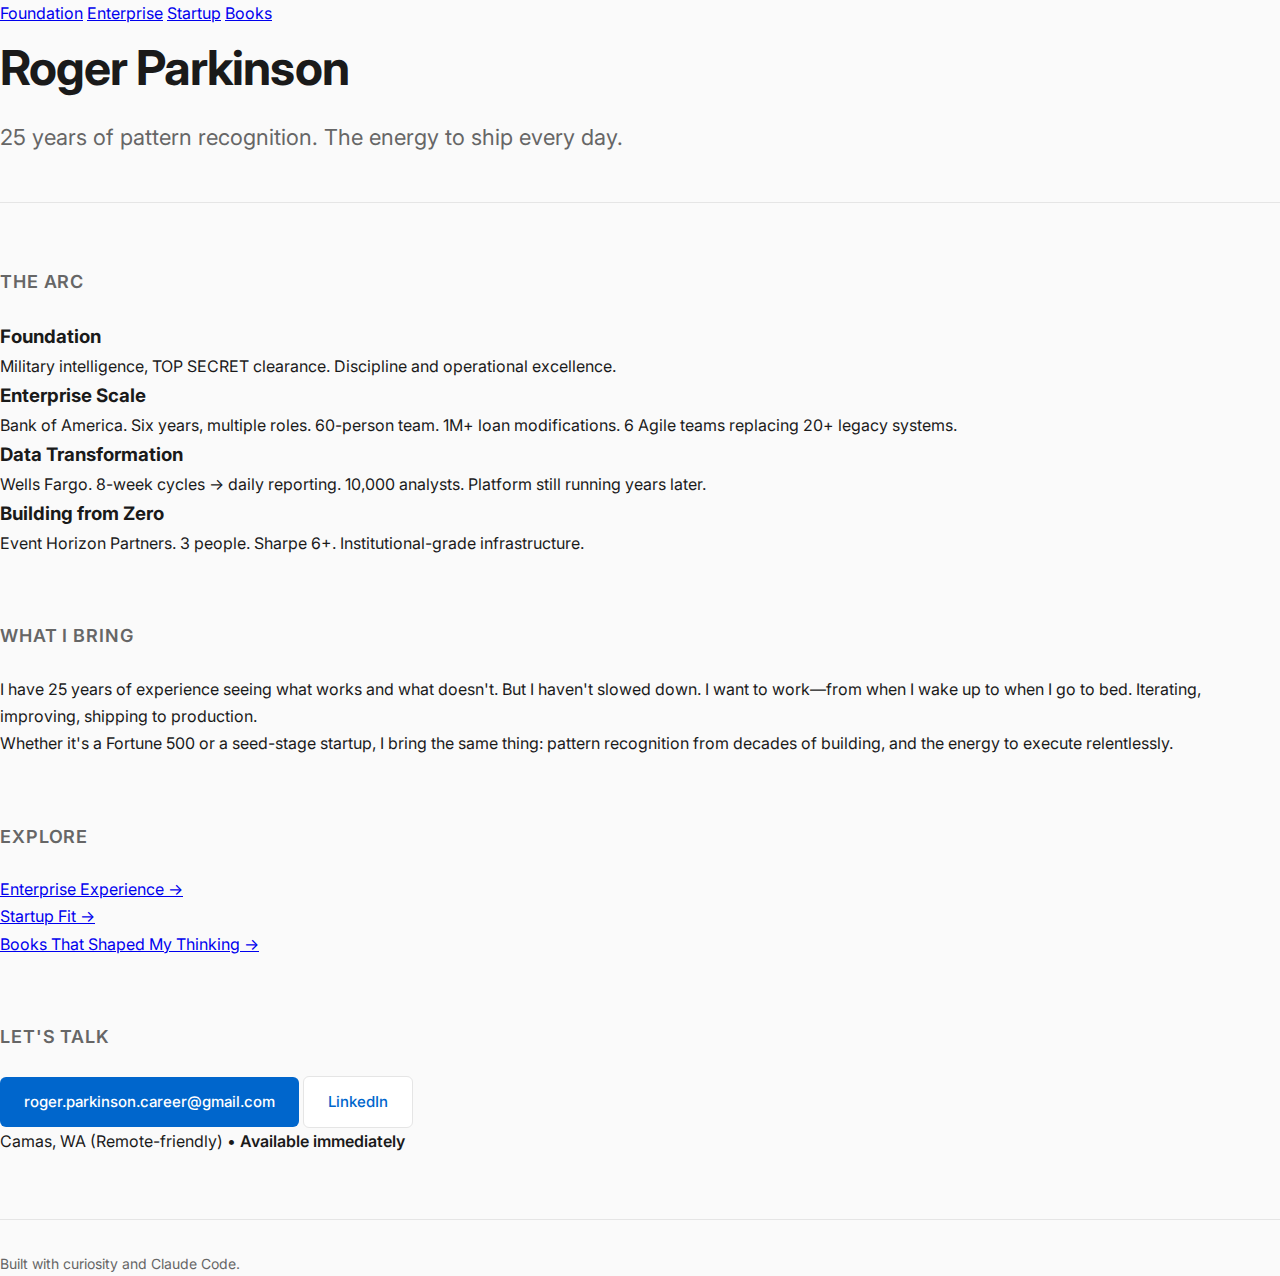
<file: index.html>
<!DOCTYPE html>
<html lang="en">
<head>
    <meta charset="UTF-8">
    <meta name="viewport" content="width=device-width, initial-scale=1.0">
    <meta name="description" content="Roger Parkinson - 25 years of pattern recognition, the energy to ship every day">
    <title>Roger Parkinson</title>
    <link rel="stylesheet" href="styles.css">
    <link rel="preconnect" href="https://fonts.googleapis.com">
    <link rel="preconnect" href="https://fonts.gstatic.com" crossorigin>
    <link href="https://fonts.googleapis.com/css2?family=Inter:wght@400;500;600;700&display=swap" rel="stylesheet">
</head>
<body>
    <nav>
        <a href="index.html" class="active">Foundation</a>
        <a href="enterprise.html">Enterprise</a>
        <a href="startup.html">Startup</a>
        <a href="books.html">Books</a>
    </nav>

    <main>
        <header class="hero">
            <h1>Roger Parkinson</h1>
            <p class="tagline">25 years of pattern recognition. The energy to ship every day.</p>
        </header>

        <section id="arc">
            <h2>The Arc</h2>
            <div class="timeline">
                <div class="beat">
                    <h3>Foundation</h3>
                    <p>Military intelligence, TOP SECRET clearance. Discipline and operational excellence.</p>
                </div>
                <div class="beat">
                    <h3>Enterprise Scale</h3>
                    <p>Bank of America. Six years, multiple roles. 60-person team. 1M+ loan modifications. 6 Agile teams replacing 20+ legacy systems.</p>
                </div>
                <div class="beat">
                    <h3>Data Transformation</h3>
                    <p>Wells Fargo. 8-week cycles &rarr; daily reporting. 10,000 analysts. Platform still running years later.</p>
                </div>
                <div class="beat">
                    <h3>Building from Zero</h3>
                    <p>Event Horizon Partners. 3 people. Sharpe 6+. Institutional-grade infrastructure.</p>
                </div>
            </div>
        </section>

        <section id="bring">
            <h2>What I Bring</h2>
            <blockquote>
                I have 25 years of experience seeing what works and what doesn't. But I haven't slowed down. I want to work&mdash;from when I wake up to when I go to bed. Iterating, improving, shipping to production.
            </blockquote>
            <p>Whether it's a Fortune 500 or a seed-stage startup, I bring the same thing: pattern recognition from decades of building, and the energy to execute relentlessly.</p>
        </section>

        <section id="explore">
            <h2>Explore</h2>
            <ul class="nav-links">
                <li><a href="enterprise.html">Enterprise Experience &rarr;</a></li>
                <li><a href="startup.html">Startup Fit &rarr;</a></li>
                <li><a href="books.html">Books That Shaped My Thinking &rarr;</a></li>
            </ul>
        </section>

        <section id="contact">
            <h2>Let's Talk</h2>
            <div class="contact-info">
                <a href="mailto:roger.parkinson.career@gmail.com" class="contact-link email">roger.parkinson.career@gmail.com</a>
                <a href="https://linkedin.com/in/rogerparkinson" class="contact-link linkedin" target="_blank" rel="noopener">LinkedIn</a>
            </div>
            <p class="location">Camas, WA (Remote-friendly) &bull; <strong>Available immediately</strong></p>
        </section>
    </main>

    <footer>
        <p>Built with curiosity and Claude Code. <!-- v1.1 deployed 2026-01-17 --></p>
    </footer>
</body>
</html>
</file>
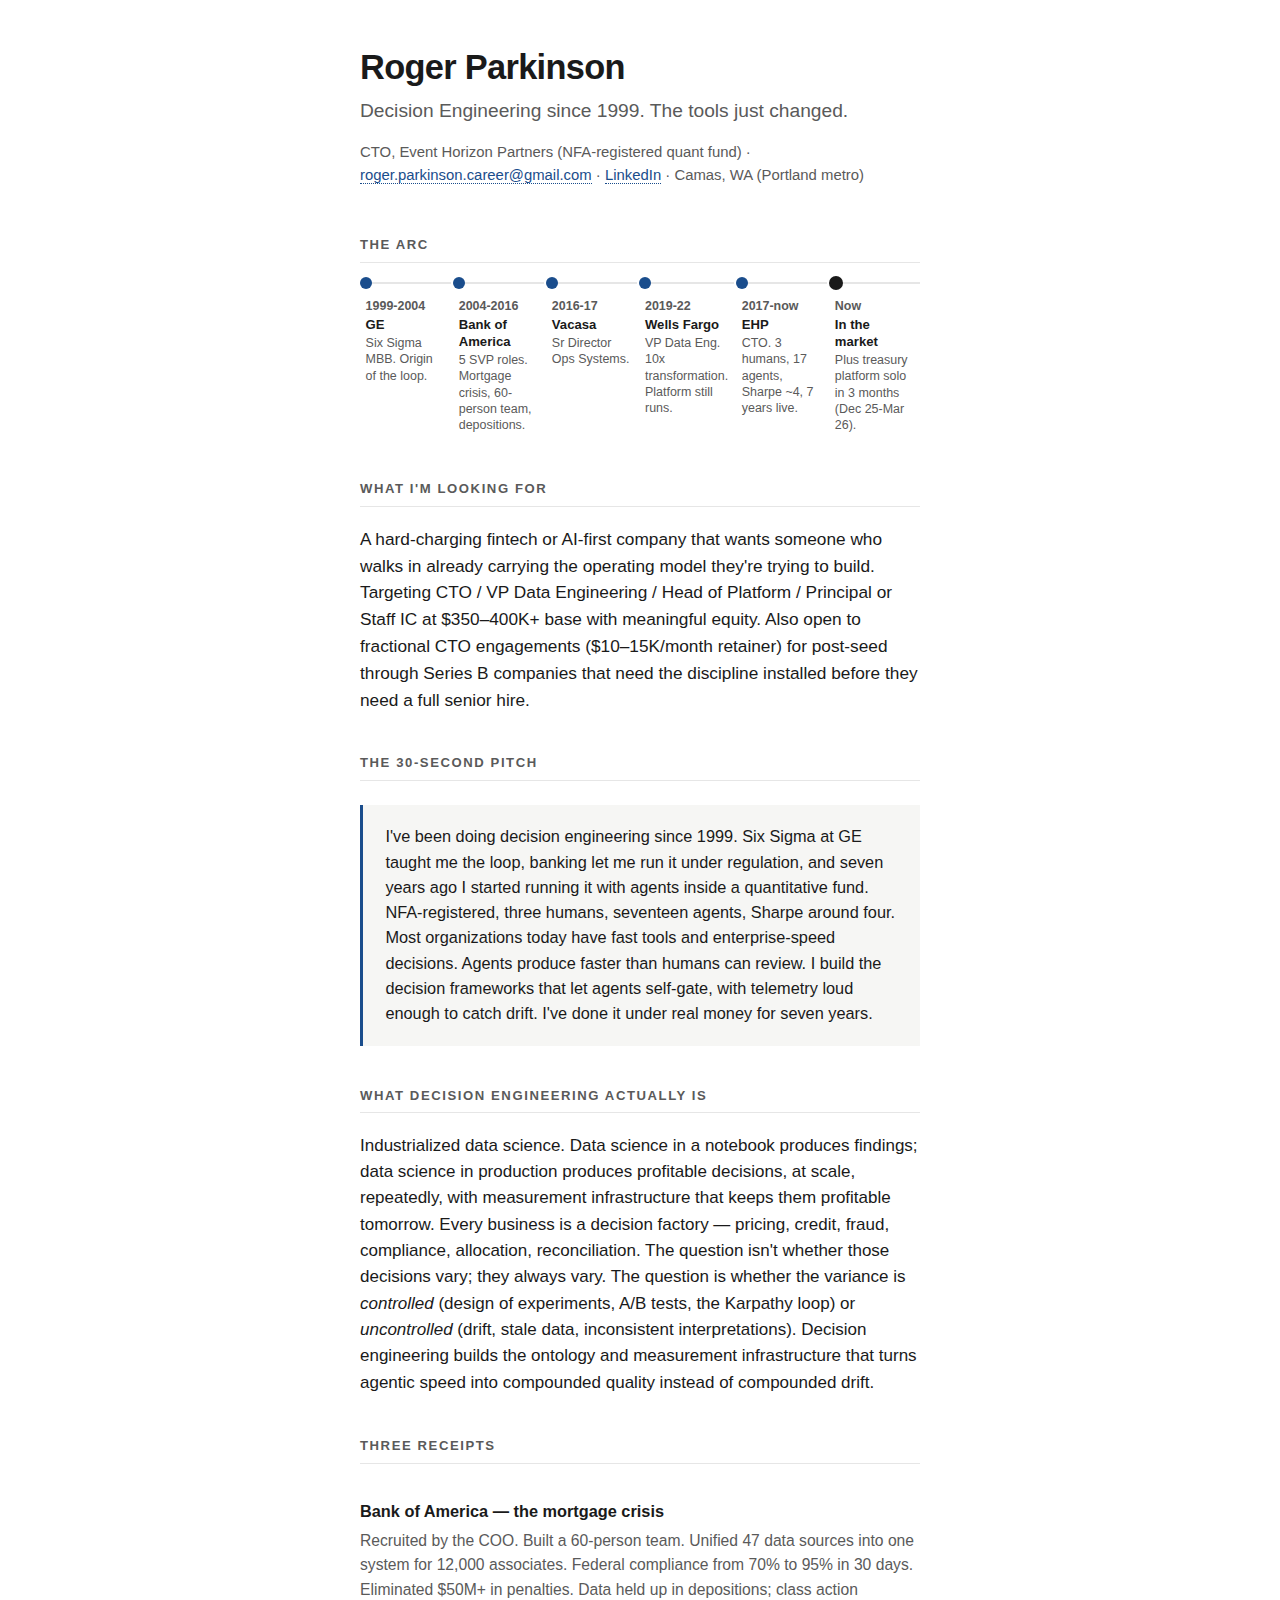
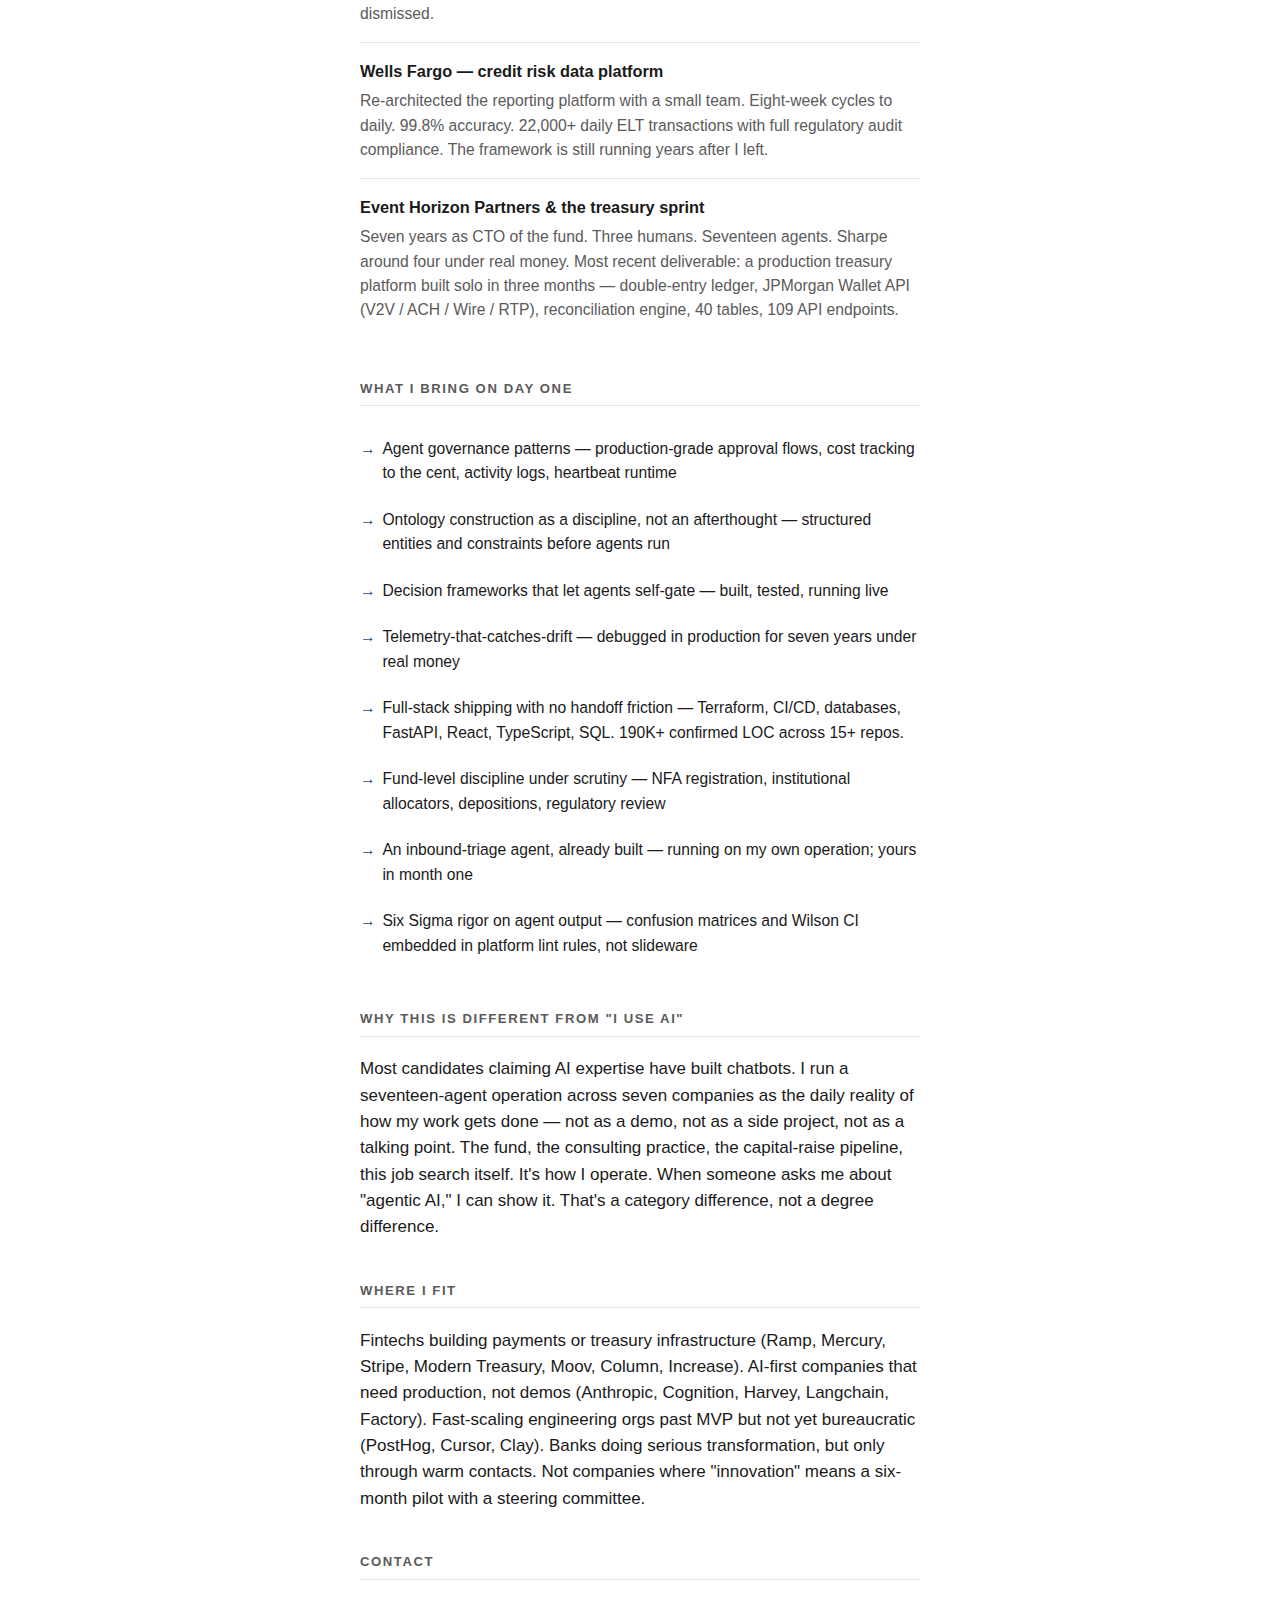
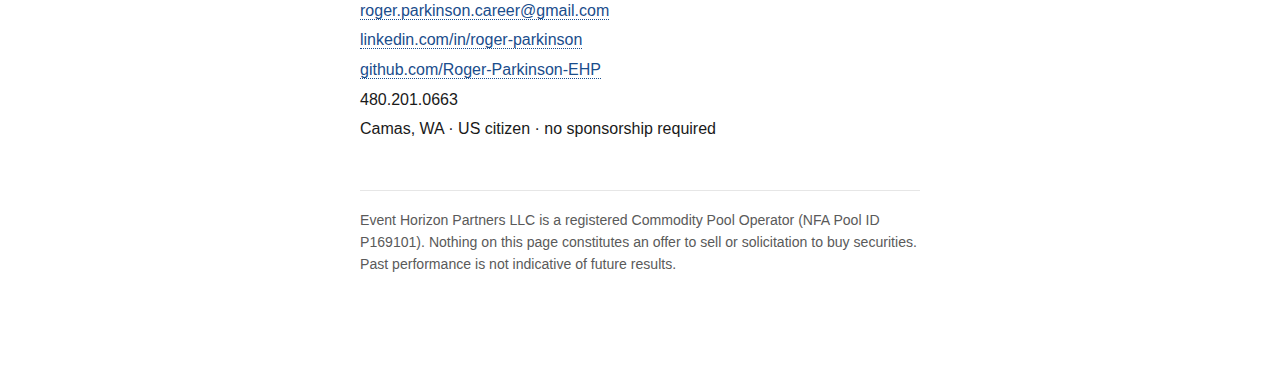
<file: bio/index.html>
<!DOCTYPE html>
<html lang="en">
<head>
<meta charset="utf-8">
<meta name="viewport" content="width=device-width, initial-scale=1">
<title>Roger Parkinson — Decision Engineering since 1999</title>
<meta name="description" content="CTO, Event Horizon Partners (quant fund, 3 humans, 17 agents, Sharpe ~4). 25 years of financial-services infrastructure. In the market for CTO / VP Data Engineering / Head of Platform / Principal IC roles, plus fractional engagements.">
<meta property="og:title" content="Roger Parkinson — Decision Engineering since 1999">
<meta property="og:description" content="CTO, Event Horizon Partners. 3 humans, 17 agents, Sharpe ~4. In the market.">
<meta property="og:type" content="profile">
<style>
  :root {
    --bg: #ffffff;
    --fg: #1a1a1a;
    --muted: #5a5a5a;
    --rule: #e6e6e6;
    --accent: #1a4d8c;
    --code-bg: #f6f6f4;
  }
  @media (prefers-color-scheme: dark) {
    :root {
      --bg: #0f0f0f;
      --fg: #e8e8e6;
      --muted: #9a9a96;
      --rule: #2a2a28;
      --accent: #6ea0d6;
      --code-bg: #1a1a18;
    }
  }
  * { box-sizing: border-box; }
  html { scroll-behavior: smooth; }
  body {
    font-family: -apple-system, BlinkMacSystemFont, "Segoe UI", "Helvetica Neue", Helvetica, Arial, sans-serif;
    background: var(--bg);
    color: var(--fg);
    line-height: 1.55;
    margin: 0;
    padding: 0;
    -webkit-font-smoothing: antialiased;
    font-size: 17px;
  }
  main {
    max-width: 38rem;
    margin: 0 auto;
    padding: 3rem 1.5rem 6rem;
  }
  header { margin-bottom: 3rem; }
  h1 {
    font-size: 2.15rem;
    letter-spacing: -0.02em;
    margin: 0 0 0.5rem;
    font-weight: 600;
    line-height: 1.15;
  }
  .tagline {
    font-size: 1.2rem;
    color: var(--muted);
    margin: 0 0 1rem;
    font-weight: 400;
  }
  .meta {
    font-size: 0.93rem;
    color: var(--muted);
    margin: 0;
  }
  .meta a { color: var(--accent); text-decoration: none; border-bottom: 1px dotted var(--accent); }
  .meta a:hover { border-bottom-style: solid; }
  section { margin: 2.5rem 0; }
  h2 {
    font-size: 0.82rem;
    text-transform: uppercase;
    letter-spacing: 0.12em;
    color: var(--muted);
    font-weight: 600;
    border-bottom: 1px solid var(--rule);
    padding-bottom: 0.4rem;
    margin: 0 0 1.2rem;
  }
  p { margin: 0 0 1rem; }
  p.lead { font-size: 1.08rem; }
  .pitch {
    padding: 1.2rem 1.4rem;
    border-left: 3px solid var(--accent);
    background: var(--code-bg);
    margin: 1.5rem 0;
    font-size: 1.02rem;
  }
  ul.receipts { list-style: none; padding: 0; margin: 0; }
  ul.receipts li {
    padding: 1rem 0;
    border-bottom: 1px solid var(--rule);
  }
  ul.receipts li:last-child { border-bottom: none; }
  .receipt-headline {
    font-weight: 600;
    margin: 0 0 0.3rem;
    font-size: 1.02rem;
  }
  .receipt-body {
    font-size: 0.98rem;
    color: var(--muted);
    margin: 0;
  }
  ul.day-one {
    list-style: none;
    padding: 0;
    margin: 0;
  }
  ul.day-one li {
    padding: 0.7rem 0 0.7rem 1.4rem;
    position: relative;
    font-size: 0.98rem;
  }
  ul.day-one li::before {
    content: "→";
    position: absolute;
    left: 0;
    color: var(--accent);
    font-weight: 600;
  }
  .contact {
    font-size: 1rem;
    margin: 1rem 0;
  }
  .contact a {
    color: var(--accent);
    text-decoration: none;
    border-bottom: 1px dotted var(--accent);
  }
  .contact a:hover { border-bottom-style: solid; }
  .contact-line { margin: 0.3rem 0; }
  .fine-print {
    font-size: 0.88rem;
    color: var(--muted);
    margin-top: 3rem;
    padding-top: 1.2rem;
    border-top: 1px solid var(--rule);
  }
  /* Timeline */
  .timeline {
    display: grid;
    grid-template-columns: repeat(6, 1fr);
    gap: 0.15rem;
    margin: 0.5rem 0 0.5rem;
    padding: 0;
    list-style: none;
  }
  .timeline li {
    position: relative;
    padding: 0.85rem 0.35rem 0.35rem;
    border-top: 2px solid var(--rule);
    font-size: 0.82rem;
    line-height: 1.3;
  }
  .timeline li::before {
    content: "";
    position: absolute;
    top: -7px;
    left: 0;
    width: 12px;
    height: 12px;
    border-radius: 50%;
    background: var(--accent);
  }
  .timeline li:last-child::before {
    background: var(--fg);
    width: 14px;
    height: 14px;
    top: -8px;
  }
  .timeline-year {
    display: block;
    color: var(--muted);
    font-variant-numeric: tabular-nums;
    font-size: 0.78rem;
    font-weight: 600;
  }
  .timeline-where {
    display: block;
    color: var(--fg);
    font-weight: 600;
    margin-top: 0.1rem;
  }
  .timeline-what {
    display: block;
    color: var(--muted);
    font-size: 0.78rem;
    margin-top: 0.15rem;
  }
  @media (max-width: 640px) {
    .timeline {
      grid-template-columns: 1fr;
      gap: 0.3rem;
    }
    .timeline li {
      border-top: none;
      border-left: 2px solid var(--rule);
      padding: 0.25rem 0.5rem 0.25rem 1rem;
    }
    .timeline li::before {
      top: 3px;
      left: -7px;
    }
  }
  @media (max-width: 500px) {
    body { font-size: 16px; }
    main { padding: 2rem 1.1rem 4rem; }
    h1 { font-size: 1.75rem; }
    .tagline { font-size: 1.05rem; }
  }
  @media print {
    body { font-size: 11pt; color: #000; background: #fff; }
    main { max-width: 100%; padding: 0.4in; }
    .pitch { background: #f0f0f0; }
    a { color: #000; border-bottom: none; }
  }
</style>
</head>
<body>
<main>

<header>
  <h1>Roger Parkinson</h1>
  <p class="tagline">Decision Engineering since 1999. The tools just changed.</p>
  <p class="meta">
    CTO, Event Horizon Partners (NFA-registered quant fund) ·
    <a href="mailto:roger.parkinson.career@gmail.com">roger.parkinson.career@gmail.com</a> ·
    <a href="https://www.linkedin.com/in/roger-parkinson">LinkedIn</a> ·
    Camas, WA (Portland metro)
  </p>
</header>

<section>
  <h2>The arc</h2>
  <ol class="timeline">
    <li>
      <span class="timeline-year">1999-2004</span>
      <span class="timeline-where">GE</span>
      <span class="timeline-what">Six Sigma MBB. Origin of the loop.</span>
    </li>
    <li>
      <span class="timeline-year">2004-2016</span>
      <span class="timeline-where">Bank of America</span>
      <span class="timeline-what">5 SVP roles. Mortgage crisis, 60-person team, depositions.</span>
    </li>
    <li>
      <span class="timeline-year">2016-17</span>
      <span class="timeline-where">Vacasa</span>
      <span class="timeline-what">Sr Director Ops Systems.</span>
    </li>
    <li>
      <span class="timeline-year">2019-22</span>
      <span class="timeline-where">Wells Fargo</span>
      <span class="timeline-what">VP Data Eng. 10x transformation. Platform still runs.</span>
    </li>
    <li>
      <span class="timeline-year">2017-now</span>
      <span class="timeline-where">EHP</span>
      <span class="timeline-what">CTO. 3 humans, 17 agents, Sharpe ~4, 7 years live.</span>
    </li>
    <li>
      <span class="timeline-year">Now</span>
      <span class="timeline-where">In the market</span>
      <span class="timeline-what">Plus treasury platform solo in 3 months (Dec 25-Mar 26).</span>
    </li>
  </ol>
</section>

<section>
  <h2>What I'm looking for</h2>
  <p class="lead">
    A hard-charging fintech or AI-first company that wants someone who walks in already carrying the operating model they're trying to build. Targeting CTO / VP Data Engineering / Head of Platform / Principal or Staff IC at $350&ndash;400K+ base with meaningful equity. Also open to fractional CTO engagements ($10&ndash;15K/month retainer) for post-seed through Series B companies that need the discipline installed before they need a full senior hire.
  </p>
</section>

<section>
  <h2>The 30-second pitch</h2>
  <div class="pitch">
    I've been doing decision engineering since 1999. Six Sigma at GE taught me the loop, banking let me run it under regulation, and seven years ago I started running it with agents inside a quantitative fund. NFA-registered, three humans, seventeen agents, Sharpe around four. Most organizations today have fast tools and enterprise-speed decisions. Agents produce faster than humans can review. I build the decision frameworks that let agents self-gate, with telemetry loud enough to catch drift. I've done it under real money for seven years.
  </div>
</section>

<section>
  <h2>What decision engineering actually is</h2>
  <p>
    Industrialized data science. Data science in a notebook produces findings; data science in production produces profitable decisions, at scale, repeatedly, with measurement infrastructure that keeps them profitable tomorrow. Every business is a decision factory &mdash; pricing, credit, fraud, compliance, allocation, reconciliation. The question isn't whether those decisions vary; they always vary. The question is whether the variance is <em>controlled</em> (design of experiments, A/B tests, the Karpathy loop) or <em>uncontrolled</em> (drift, stale data, inconsistent interpretations). Decision engineering builds the ontology and measurement infrastructure that turns agentic speed into compounded quality instead of compounded drift.
  </p>
</section>

<section>
  <h2>Three receipts</h2>
  <ul class="receipts">
    <li>
      <p class="receipt-headline">Bank of America &mdash; the mortgage crisis</p>
      <p class="receipt-body">Recruited by the COO. Built a 60-person team. Unified 47 data sources into one system for 12,000 associates. Federal compliance from 70% to 95% in 30 days. Eliminated $50M+ in penalties. Data held up in depositions; class action dismissed.</p>
    </li>
    <li>
      <p class="receipt-headline">Wells Fargo &mdash; credit risk data platform</p>
      <p class="receipt-body">Re-architected the reporting platform with a small team. Eight-week cycles to daily. 99.8% accuracy. 22,000+ daily ELT transactions with full regulatory audit compliance. The framework is still running years after I left.</p>
    </li>
    <li>
      <p class="receipt-headline">Event Horizon Partners &amp; the treasury sprint</p>
      <p class="receipt-body">Seven years as CTO of the fund. Three humans. Seventeen agents. Sharpe around four under real money. Most recent deliverable: a production treasury platform built solo in three months &mdash; double-entry ledger, JPMorgan Wallet API (V2V / ACH / Wire / RTP), reconciliation engine, 40 tables, 109 API endpoints.</p>
    </li>
  </ul>
</section>

<section>
  <h2>What I bring on day one</h2>
  <ul class="day-one">
    <li>Agent governance patterns &mdash; production-grade approval flows, cost tracking to the cent, activity logs, heartbeat runtime</li>
    <li>Ontology construction as a discipline, not an afterthought &mdash; structured entities and constraints before agents run</li>
    <li>Decision frameworks that let agents self-gate &mdash; built, tested, running live</li>
    <li>Telemetry-that-catches-drift &mdash; debugged in production for seven years under real money</li>
    <li>Full-stack shipping with no handoff friction &mdash; Terraform, CI/CD, databases, FastAPI, React, TypeScript, SQL. 190K+ confirmed LOC across 15+ repos.</li>
    <li>Fund-level discipline under scrutiny &mdash; NFA registration, institutional allocators, depositions, regulatory review</li>
    <li>An inbound-triage agent, already built &mdash; running on my own operation; yours in month one</li>
    <li>Six Sigma rigor on agent output &mdash; confusion matrices and Wilson CI embedded in platform lint rules, not slideware</li>
  </ul>
</section>

<section>
  <h2>Why this is different from "I use AI"</h2>
  <p>
    Most candidates claiming AI expertise have built chatbots. I run a seventeen-agent operation across seven companies as the daily reality of how my work gets done &mdash; not as a demo, not as a side project, not as a talking point. The fund, the consulting practice, the capital-raise pipeline, this job search itself. It's how I operate. When someone asks me about "agentic AI," I can show it. That's a category difference, not a degree difference.
  </p>
</section>

<section>
  <h2>Where I fit</h2>
  <p>
    Fintechs building payments or treasury infrastructure (Ramp, Mercury, Stripe, Modern Treasury, Moov, Column, Increase). AI-first companies that need production, not demos (Anthropic, Cognition, Harvey, Langchain, Factory). Fast-scaling engineering orgs past MVP but not yet bureaucratic (PostHog, Cursor, Clay). Banks doing serious transformation, but only through warm contacts. Not companies where "innovation" means a six-month pilot with a steering committee.
  </p>
</section>

<section>
  <h2>Contact</h2>
  <p class="contact-line contact"><a href="mailto:roger.parkinson.career@gmail.com">roger.parkinson.career@gmail.com</a></p>
  <p class="contact-line contact"><a href="https://www.linkedin.com/in/roger-parkinson">linkedin.com/in/roger-parkinson</a></p>
  <p class="contact-line contact"><a href="https://github.com/Roger-Parkinson-EHP">github.com/Roger-Parkinson-EHP</a></p>
  <p class="contact-line contact">480.201.0663</p>
  <p class="contact-line contact">Camas, WA &middot; US citizen &middot; no sponsorship required</p>
</section>

<p class="fine-print">
  Event Horizon Partners LLC is a registered Commodity Pool Operator (NFA Pool ID P169101). Nothing on this page constitutes an offer to sell or solicitation to buy securities. Past performance is not indicative of future results.
</p>

</main>
</body>
</html>
</file>
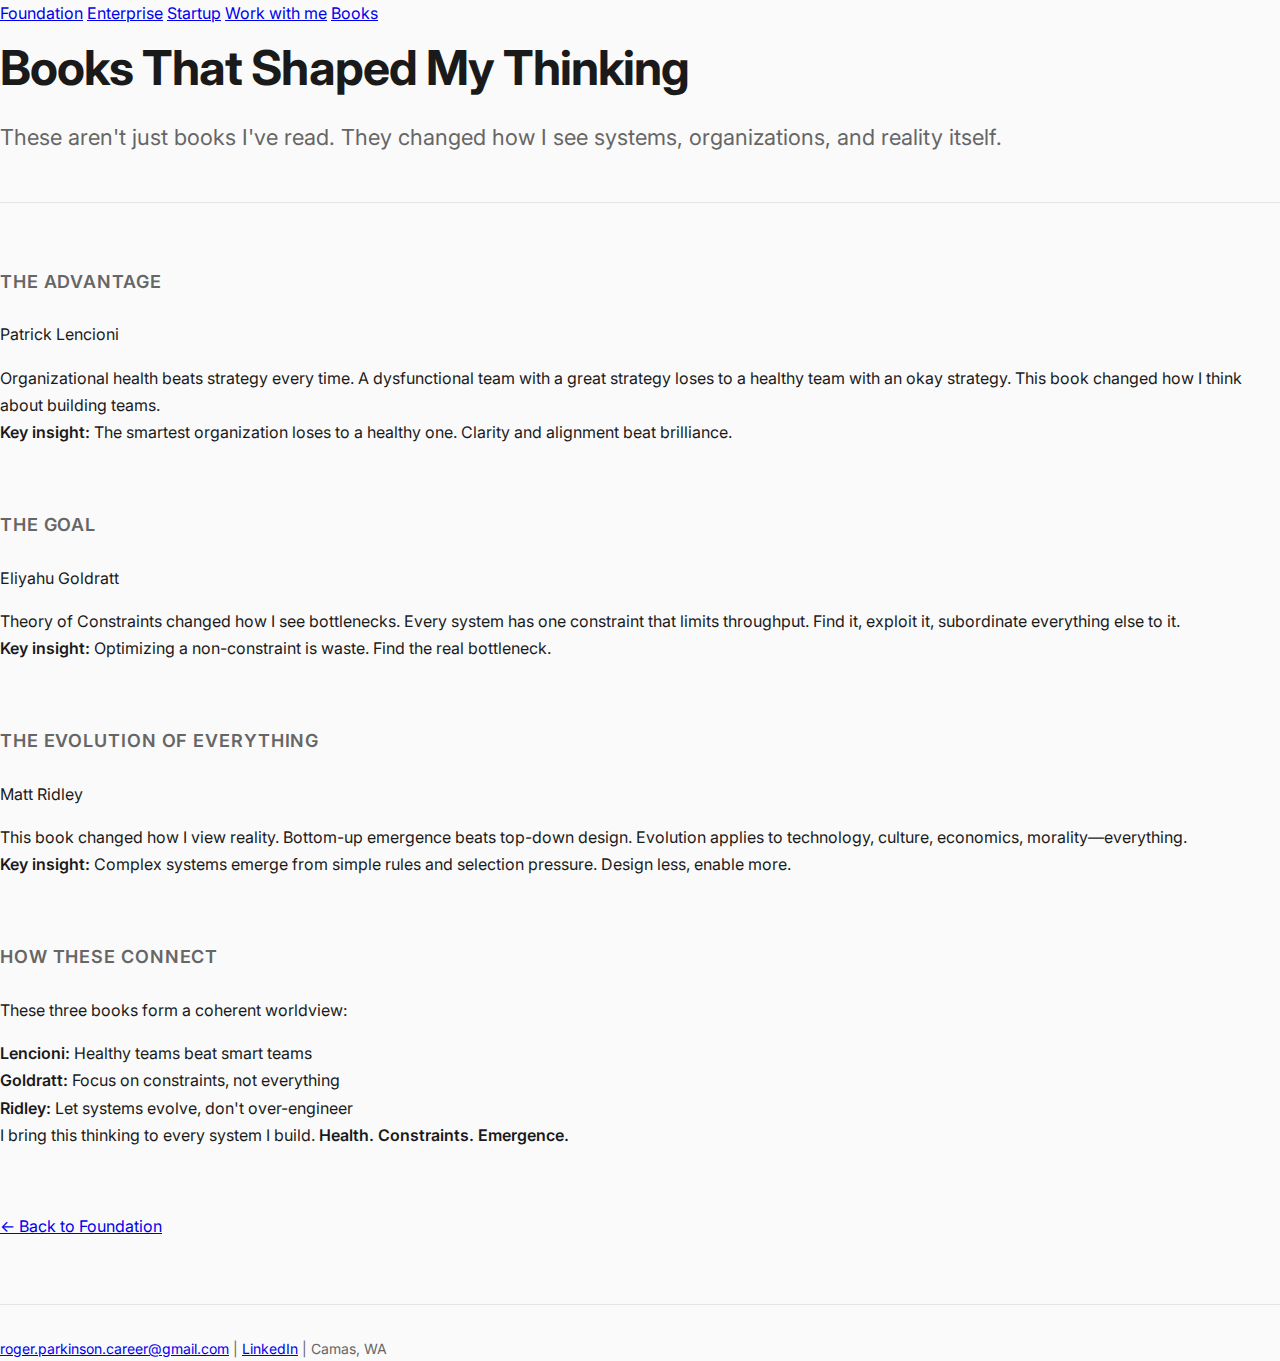
<file: books.html>
<!DOCTYPE html>
<html lang="en">
<head>
    <meta charset="UTF-8">
    <meta name="viewport" content="width=device-width, initial-scale=1.0">
    <title>Books - Roger Parkinson</title>
    <link rel="stylesheet" href="styles.css">
    <link rel="preconnect" href="https://fonts.googleapis.com">
    <link rel="preconnect" href="https://fonts.gstatic.com" crossorigin>
    <link href="https://fonts.googleapis.com/css2?family=Inter:wght@400;500;600;700&display=swap" rel="stylesheet">
</head>
<body>
    <nav>
        <a href="index.html">Foundation</a>
        <a href="enterprise.html">Enterprise</a>
        <a href="startup.html">Startup</a>
        <a href="consulting.html">Work with me</a>
        <a href="books.html" class="active">Books</a>
    </nav>

    <main>
        <header class="hero">
            <h1>Books That Shaped My Thinking</h1>
            <p class="tagline">These aren't just books I've read. They changed how I see systems, organizations, and reality itself.</p>
        </header>

        <section class="book">
            <h2>The Advantage</h2>
            <p class="author">Patrick Lencioni</p>
            <blockquote>
                Organizational health beats strategy every time. A dysfunctional team with a great strategy loses to a healthy team with an okay strategy. This book changed how I think about building teams.
            </blockquote>
            <p class="insight"><strong>Key insight:</strong> The smartest organization loses to a healthy one. Clarity and alignment beat brilliance.</p>
        </section>

        <section class="book">
            <h2>The Goal</h2>
            <p class="author">Eliyahu Goldratt</p>
            <blockquote>
                Theory of Constraints changed how I see bottlenecks. Every system has one constraint that limits throughput. Find it, exploit it, subordinate everything else to it.
            </blockquote>
            <p class="insight"><strong>Key insight:</strong> Optimizing a non-constraint is waste. Find the real bottleneck.</p>
        </section>

        <section class="book">
            <h2>The Evolution of Everything</h2>
            <p class="author">Matt Ridley</p>
            <blockquote>
                This book changed how I view reality. Bottom-up emergence beats top-down design. Evolution applies to technology, culture, economics, morality&mdash;everything.
            </blockquote>
            <p class="insight"><strong>Key insight:</strong> Complex systems emerge from simple rules and selection pressure. Design less, enable more.</p>
        </section>

        <section id="connect">
            <h2>How These Connect</h2>
            <p>These three books form a coherent worldview:</p>
            <ul>
                <li><strong>Lencioni:</strong> Healthy teams beat smart teams</li>
                <li><strong>Goldratt:</strong> Focus on constraints, not everything</li>
                <li><strong>Ridley:</strong> Let systems evolve, don't over-engineer</li>
            </ul>
            <p>I bring this thinking to every system I build. <strong>Health. Constraints. Emergence.</strong></p>
        </section>

        <section id="nav-bottom">
            <p><a href="index.html">&larr; Back to Foundation</a></p>
        </section>
    </main>

    <footer>
        <p>
            <a href="mailto:roger.parkinson.career@gmail.com">roger.parkinson.career@gmail.com</a> |
            <a href="https://linkedin.com/in/roger-parkinson">LinkedIn</a> |
            Camas, WA
        </p>
    </footer>
</body>
</html>
</file>
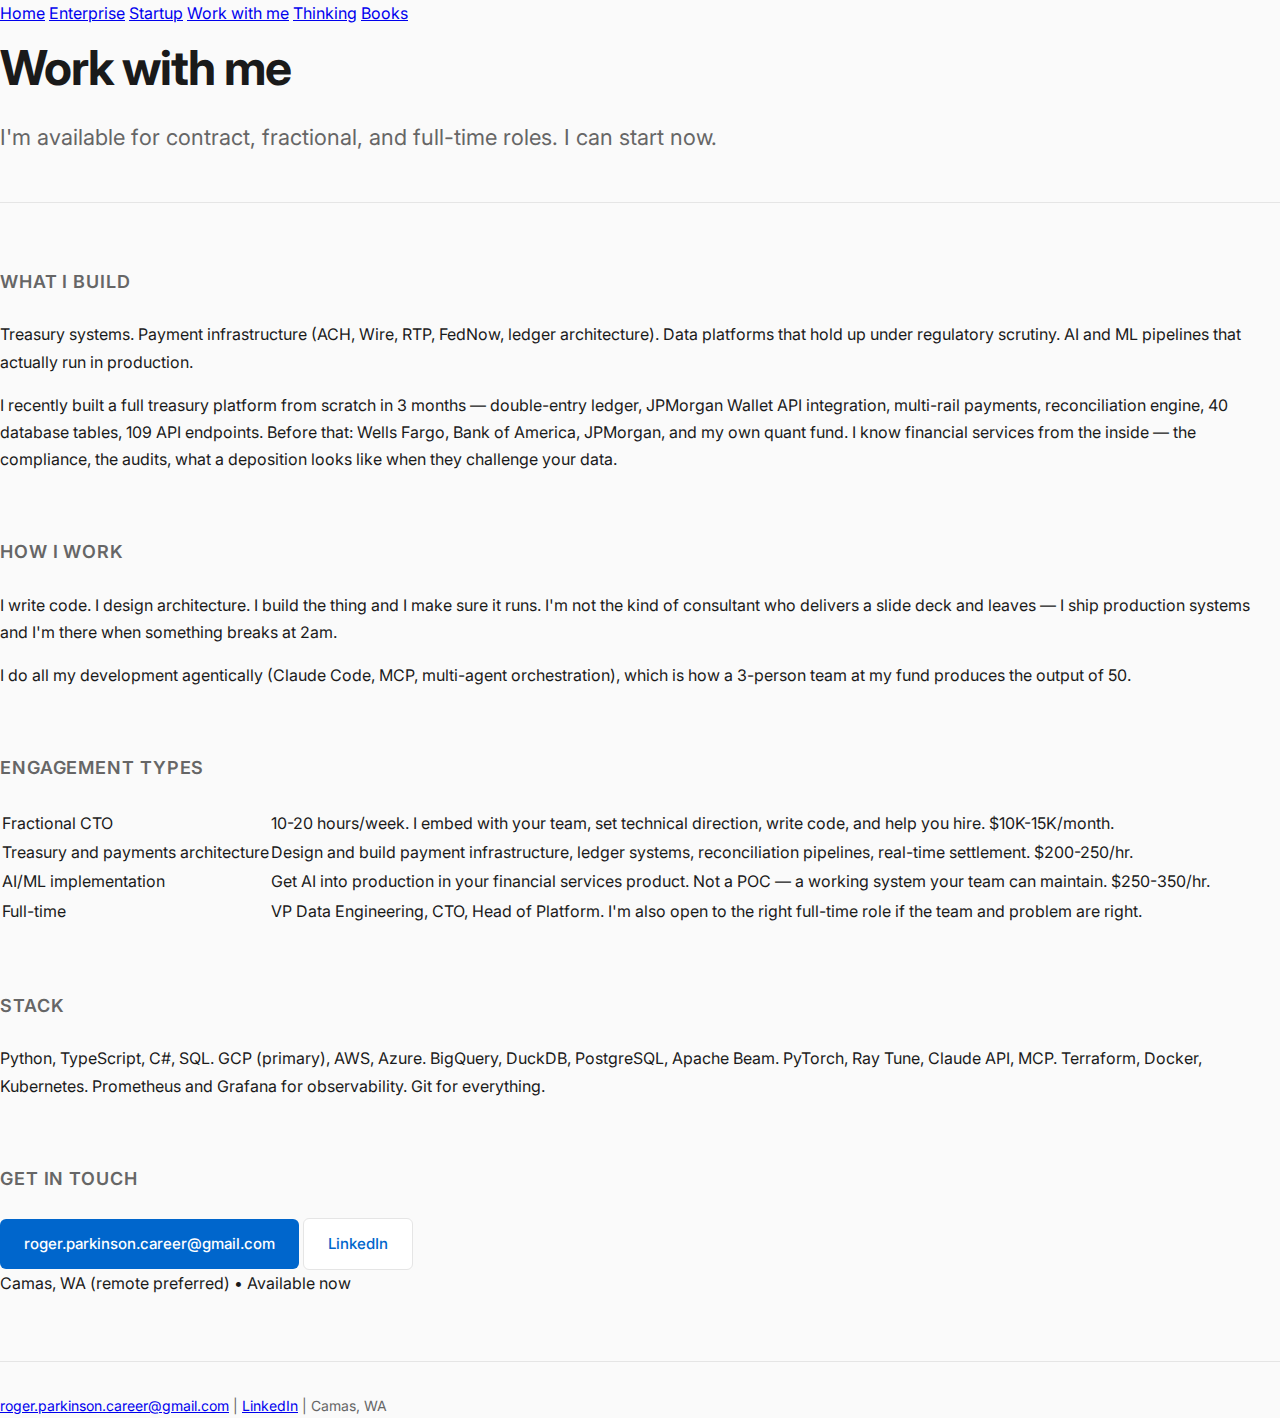
<file: consulting.html>
<!DOCTYPE html>
<html lang="en">
<head>
    <meta charset="UTF-8">
    <meta name="viewport" content="width=device-width, initial-scale=1.0">
    <meta name="description" content="Roger Parkinson — fractional CTO, treasury architecture, AI/ML implementation. $200-350/hr. Available now. Camas, WA.">
    <title>Work with me — Roger Parkinson</title>
    <link rel="stylesheet" href="styles.css">
    <link rel="preconnect" href="https://fonts.googleapis.com">
    <link rel="preconnect" href="https://fonts.gstatic.com" crossorigin>
    <link href="https://fonts.googleapis.com/css2?family=Inter:wght@400;500;600;700&display=swap" rel="stylesheet">
</head>
<body>
    <nav>
        <a href="index.html">Home</a>
        <a href="enterprise.html">Enterprise</a>
        <a href="startup.html">Startup</a>
        <a href="consulting.html" class="active">Work with me</a>
        <a href="thinking.html">Thinking</a>
        <a href="books.html">Books</a>
    </nav>

    <main>
        <header class="hero">
            <h1>Work with me</h1>
            <p class="tagline">I'm available for contract, fractional, and full-time roles. I can start now.</p>
        </header>

        <section id="what">
            <h2>What I build</h2>
            <p>Treasury systems. Payment infrastructure (ACH, Wire, RTP, FedNow, ledger architecture). Data platforms that hold up under regulatory scrutiny. AI and ML pipelines that actually run in production.</p>
            <p>I recently built a full treasury platform from scratch in 3 months — double-entry ledger, JPMorgan Wallet API integration, multi-rail payments, reconciliation engine, 40 database tables, 109 API endpoints. Before that: Wells Fargo, Bank of America, JPMorgan, and my own quant fund. I know financial services from the inside — the compliance, the audits, what a deposition looks like when they challenge your data.</p>
        </section>

        <section id="how">
            <h2>How I work</h2>
            <p>I write code. I design architecture. I build the thing and I make sure it runs. I'm not the kind of consultant who delivers a slide deck and leaves — I ship production systems and I'm there when something breaks at 2am.</p>
            <p>I do all my development agentically (Claude Code, MCP, multi-agent orchestration), which is how a 3-person team at my fund produces the output of 50.</p>
        </section>

        <section id="engagements">
            <h2>Engagement types</h2>
            <table>
                <tr>
                    <td>Fractional CTO</td>
                    <td>10-20 hours/week. I embed with your team, set technical direction, write code, and help you hire. $10K-15K/month.</td>
                </tr>
                <tr>
                    <td>Treasury and payments architecture</td>
                    <td>Design and build payment infrastructure, ledger systems, reconciliation pipelines, real-time settlement. $200-250/hr.</td>
                </tr>
                <tr>
                    <td>AI/ML implementation</td>
                    <td>Get AI into production in your financial services product. Not a POC — a working system your team can maintain. $250-350/hr.</td>
                </tr>
                <tr>
                    <td>Full-time</td>
                    <td>VP Data Engineering, CTO, Head of Platform. I'm also open to the right full-time role if the team and problem are right.</td>
                </tr>
            </table>
        </section>

        <section id="stack">
            <h2>Stack</h2>
            <p>Python, TypeScript, C#, SQL. GCP (primary), AWS, Azure. BigQuery, DuckDB, PostgreSQL, Apache Beam. PyTorch, Ray Tune, Claude API, MCP. Terraform, Docker, Kubernetes. Prometheus and Grafana for observability. Git for everything.</p>
        </section>

        <section id="contact">
            <h2>Get in touch</h2>
            <div class="contact-info">
                <a href="mailto:roger.parkinson.career@gmail.com" class="contact-link email">roger.parkinson.career@gmail.com</a>
                <a href="https://linkedin.com/in/roger-parkinson" class="contact-link linkedin" target="_blank" rel="noopener">LinkedIn</a>
            </div>
            <p class="location">Camas, WA (remote preferred) &bull; Available now</p>
        </section>
    </main>

    <footer>
        <p>
            <a href="mailto:roger.parkinson.career@gmail.com">roger.parkinson.career@gmail.com</a> |
            <a href="https://linkedin.com/in/roger-parkinson">LinkedIn</a> |
            Camas, WA
        </p>
    </footer>
</body>
</html>
</file>
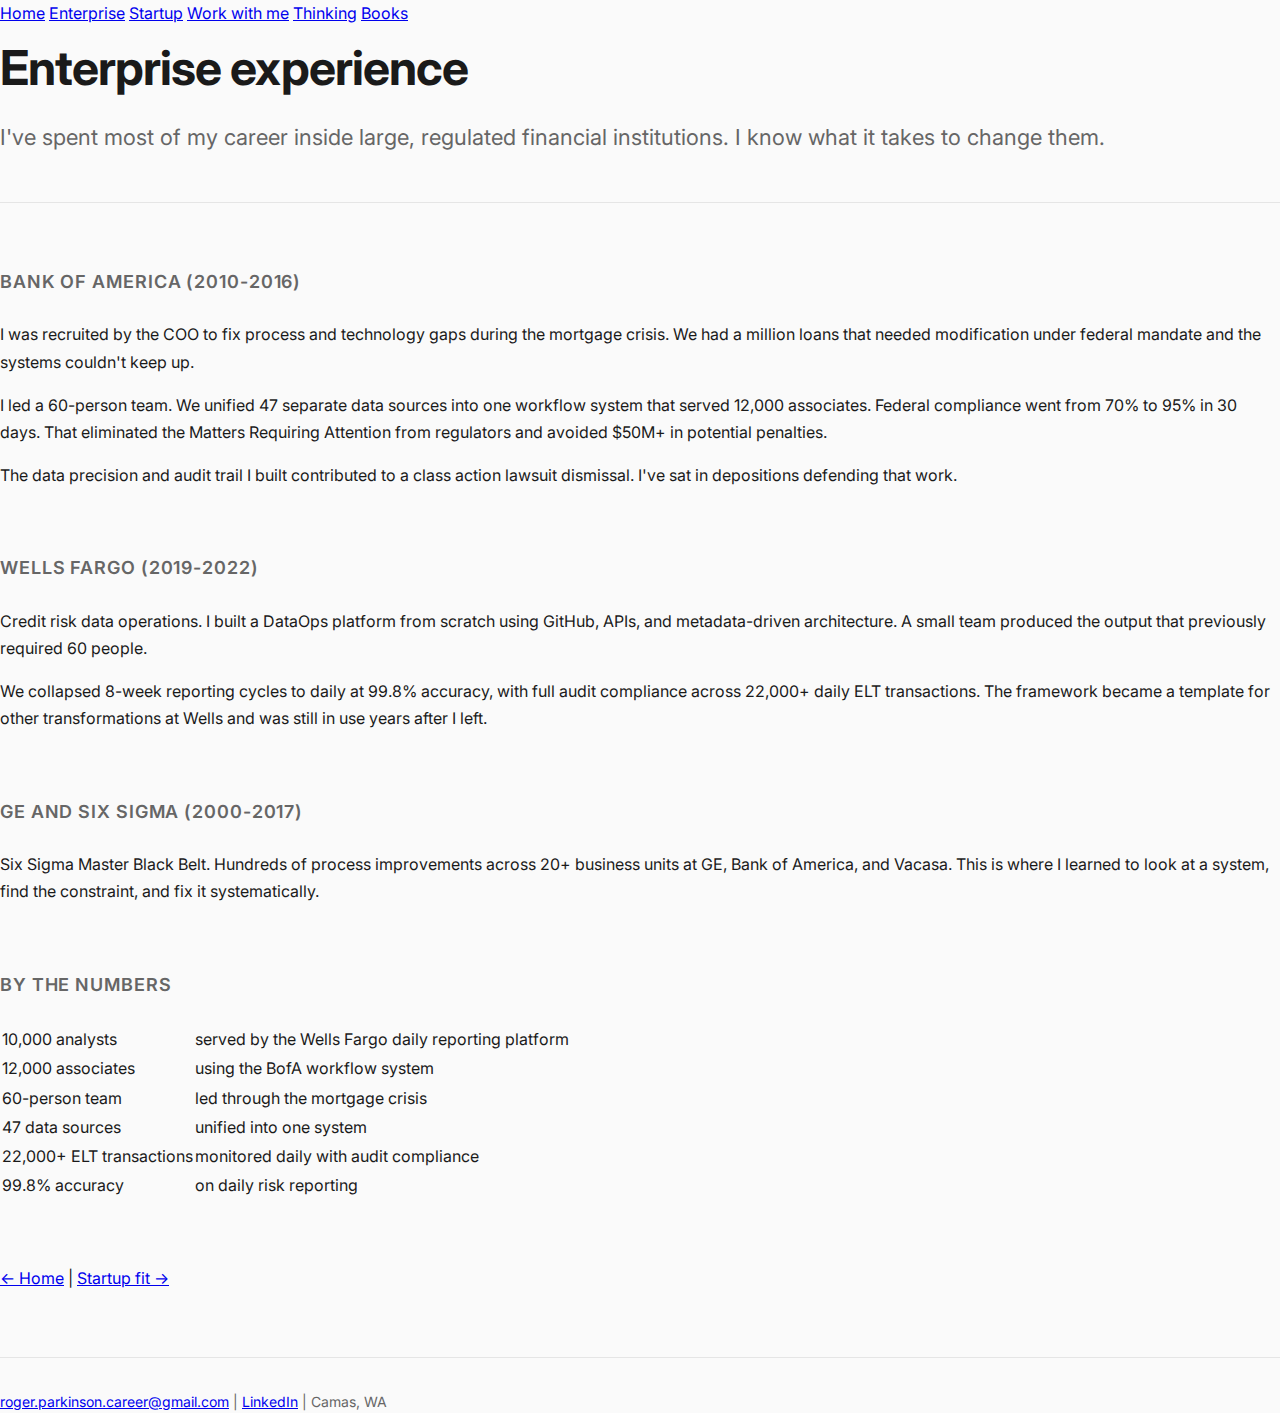
<file: enterprise.html>
<!DOCTYPE html>
<html lang="en">
<head>
    <meta charset="UTF-8">
    <meta name="viewport" content="width=device-width, initial-scale=1.0">
    <title>Enterprise experience — Roger Parkinson</title>
    <link rel="stylesheet" href="styles.css">
    <link rel="preconnect" href="https://fonts.googleapis.com">
    <link rel="preconnect" href="https://fonts.gstatic.com" crossorigin>
    <link href="https://fonts.googleapis.com/css2?family=Inter:wght@400;500;600;700&display=swap" rel="stylesheet">
</head>
<body>
    <nav>
        <a href="index.html">Home</a>
        <a href="enterprise.html" class="active">Enterprise</a>
        <a href="startup.html">Startup</a>
        <a href="consulting.html">Work with me</a>
        <a href="thinking.html">Thinking</a>
        <a href="books.html">Books</a>
    </nav>

    <main>
        <header class="hero">
            <h1>Enterprise experience</h1>
            <p class="tagline">I've spent most of my career inside large, regulated financial institutions. I know what it takes to change them.</p>
        </header>

        <section id="bac">
            <h2>Bank of America (2010-2016)</h2>
            <p>I was recruited by the COO to fix process and technology gaps during the mortgage crisis. We had a million loans that needed modification under federal mandate and the systems couldn't keep up.</p>
            <p>I led a 60-person team. We unified 47 separate data sources into one workflow system that served 12,000 associates. Federal compliance went from 70% to 95% in 30 days. That eliminated the Matters Requiring Attention from regulators and avoided $50M+ in potential penalties.</p>
            <p>The data precision and audit trail I built contributed to a class action lawsuit dismissal. I've sat in depositions defending that work.</p>
        </section>

        <section id="wfc">
            <h2>Wells Fargo (2019-2022)</h2>
            <p>Credit risk data operations. I built a DataOps platform from scratch using GitHub, APIs, and metadata-driven architecture. A small team produced the output that previously required 60 people.</p>
            <p>We collapsed 8-week reporting cycles to daily at 99.8% accuracy, with full audit compliance across 22,000+ daily ELT transactions. The framework became a template for other transformations at Wells and was still in use years after I left.</p>
        </section>

        <section id="ge">
            <h2>GE and Six Sigma (2000-2017)</h2>
            <p>Six Sigma Master Black Belt. Hundreds of process improvements across 20+ business units at GE, Bank of America, and Vacasa. This is where I learned to look at a system, find the constraint, and fix it systematically.</p>
        </section>

        <section id="numbers">
            <h2>By the numbers</h2>
            <table>
                <tr>
                    <td>10,000 analysts</td>
                    <td>served by the Wells Fargo daily reporting platform</td>
                </tr>
                <tr>
                    <td>12,000 associates</td>
                    <td>using the BofA workflow system</td>
                </tr>
                <tr>
                    <td>60-person team</td>
                    <td>led through the mortgage crisis</td>
                </tr>
                <tr>
                    <td>47 data sources</td>
                    <td>unified into one system</td>
                </tr>
                <tr>
                    <td>22,000+ ELT transactions</td>
                    <td>monitored daily with audit compliance</td>
                </tr>
                <tr>
                    <td>99.8% accuracy</td>
                    <td>on daily risk reporting</td>
                </tr>
            </table>
        </section>

        <section id="nav-bottom">
            <p><a href="index.html">&larr; Home</a> | <a href="startup.html">Startup fit &rarr;</a></p>
        </section>
    </main>

    <footer>
        <p>
            <a href="mailto:roger.parkinson.career@gmail.com">roger.parkinson.career@gmail.com</a> |
            <a href="https://linkedin.com/in/roger-parkinson">LinkedIn</a> |
            Camas, WA
        </p>
    </footer>
</body>
</html>
</file>
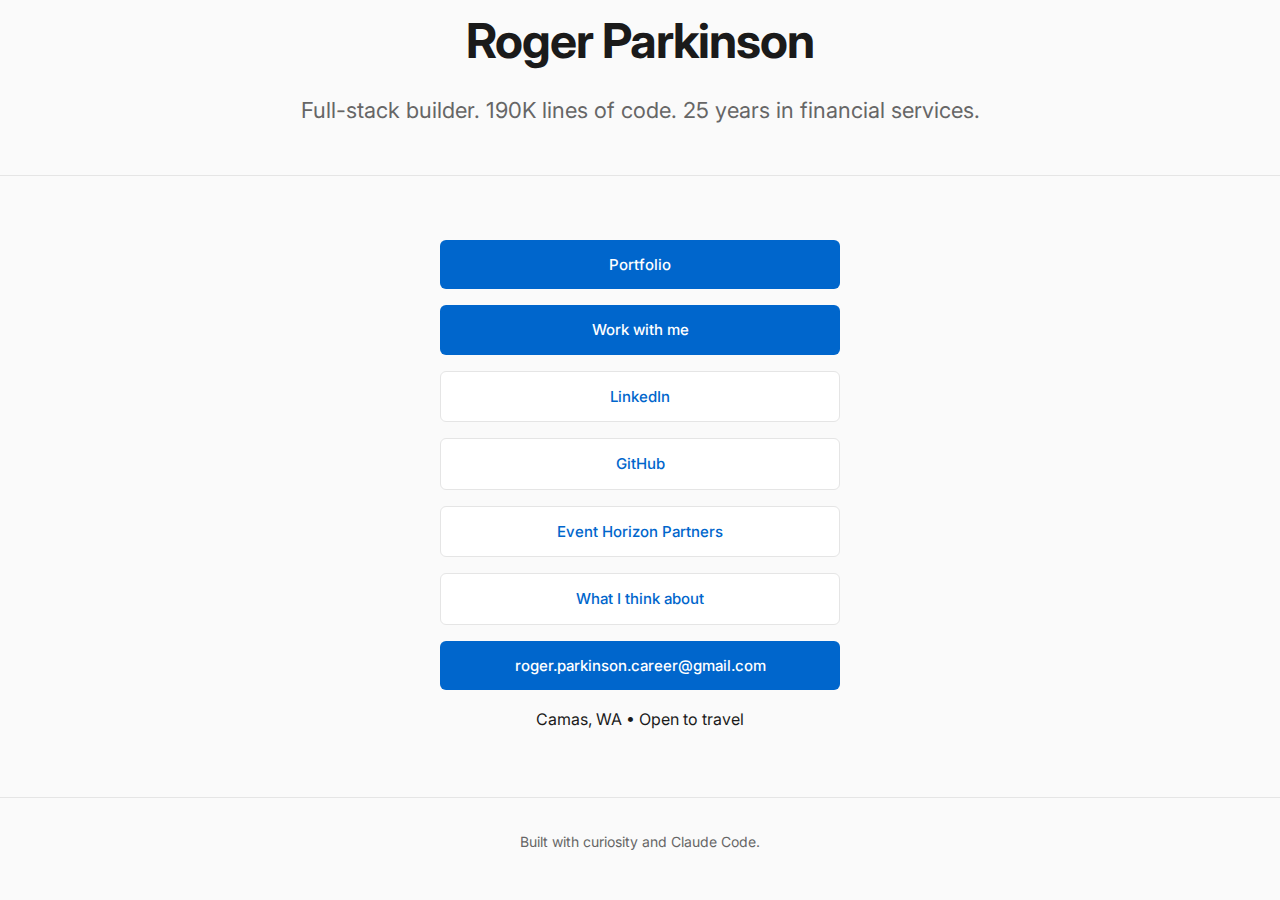
<file: links.html>
<!DOCTYPE html>
<html lang="en">
<head>
    <meta charset="UTF-8">
    <meta name="viewport" content="width=device-width, initial-scale=1.0">
    <meta name="description" content="Roger Parkinson — links to portfolio, LinkedIn, GitHub, and contact info.">
    <title>Roger Parkinson — Links</title>
    <link rel="stylesheet" href="styles.css">
    <link rel="preconnect" href="https://fonts.googleapis.com">
    <link rel="preconnect" href="https://fonts.gstatic.com" crossorigin>
    <link href="https://fonts.googleapis.com/css2?family=Inter:wght@400;500;600;700&display=swap" rel="stylesheet">
</head>
<body>
    <main>
        <header class="hero" style="text-align: center;">
            <h1>Roger Parkinson</h1>
            <p class="tagline">Full-stack builder. 190K lines of code. 25 years in financial services.</p>
        </header>

        <section style="max-width: 400px; margin: 0 auto;">
            <ul style="list-style: none; padding: 0;">
                <li style="margin-bottom: 1rem;">
                    <a href="index.html" class="contact-link email" style="display: block; text-align: center;">Portfolio</a>
                </li>
                <li style="margin-bottom: 1rem;">
                    <a href="consulting.html" class="contact-link email" style="display: block; text-align: center;">Work with me</a>
                </li>
                <li style="margin-bottom: 1rem;">
                    <a href="https://linkedin.com/in/roger-parkinson" class="contact-link linkedin" style="display: block; text-align: center;" target="_blank" rel="noopener">LinkedIn</a>
                </li>
                <li style="margin-bottom: 1rem;">
                    <a href="https://github.com/Roger-Parkinson-EHP" class="contact-link linkedin" style="display: block; text-align: center;" target="_blank" rel="noopener">GitHub</a>
                </li>
                <li style="margin-bottom: 1rem;">
                    <a href="https://ehp.dev" class="contact-link linkedin" style="display: block; text-align: center;" target="_blank" rel="noopener">Event Horizon Partners</a>
                </li>
                <li style="margin-bottom: 1rem;">
                    <a href="thinking.html" class="contact-link linkedin" style="display: block; text-align: center;">What I think about</a>
                </li>
                <li style="margin-bottom: 1rem;">
                    <a href="mailto:roger.parkinson.career@gmail.com" class="contact-link email" style="display: block; text-align: center;">roger.parkinson.career@gmail.com</a>
                </li>
            </ul>
            <p class="location" style="text-align: center;">Camas, WA &bull; Open to travel</p>
        </section>
    </main>

    <footer>
        <p style="text-align: center;">Built with curiosity and Claude Code.</p>
    </footer>
</body>
</html>
</file>
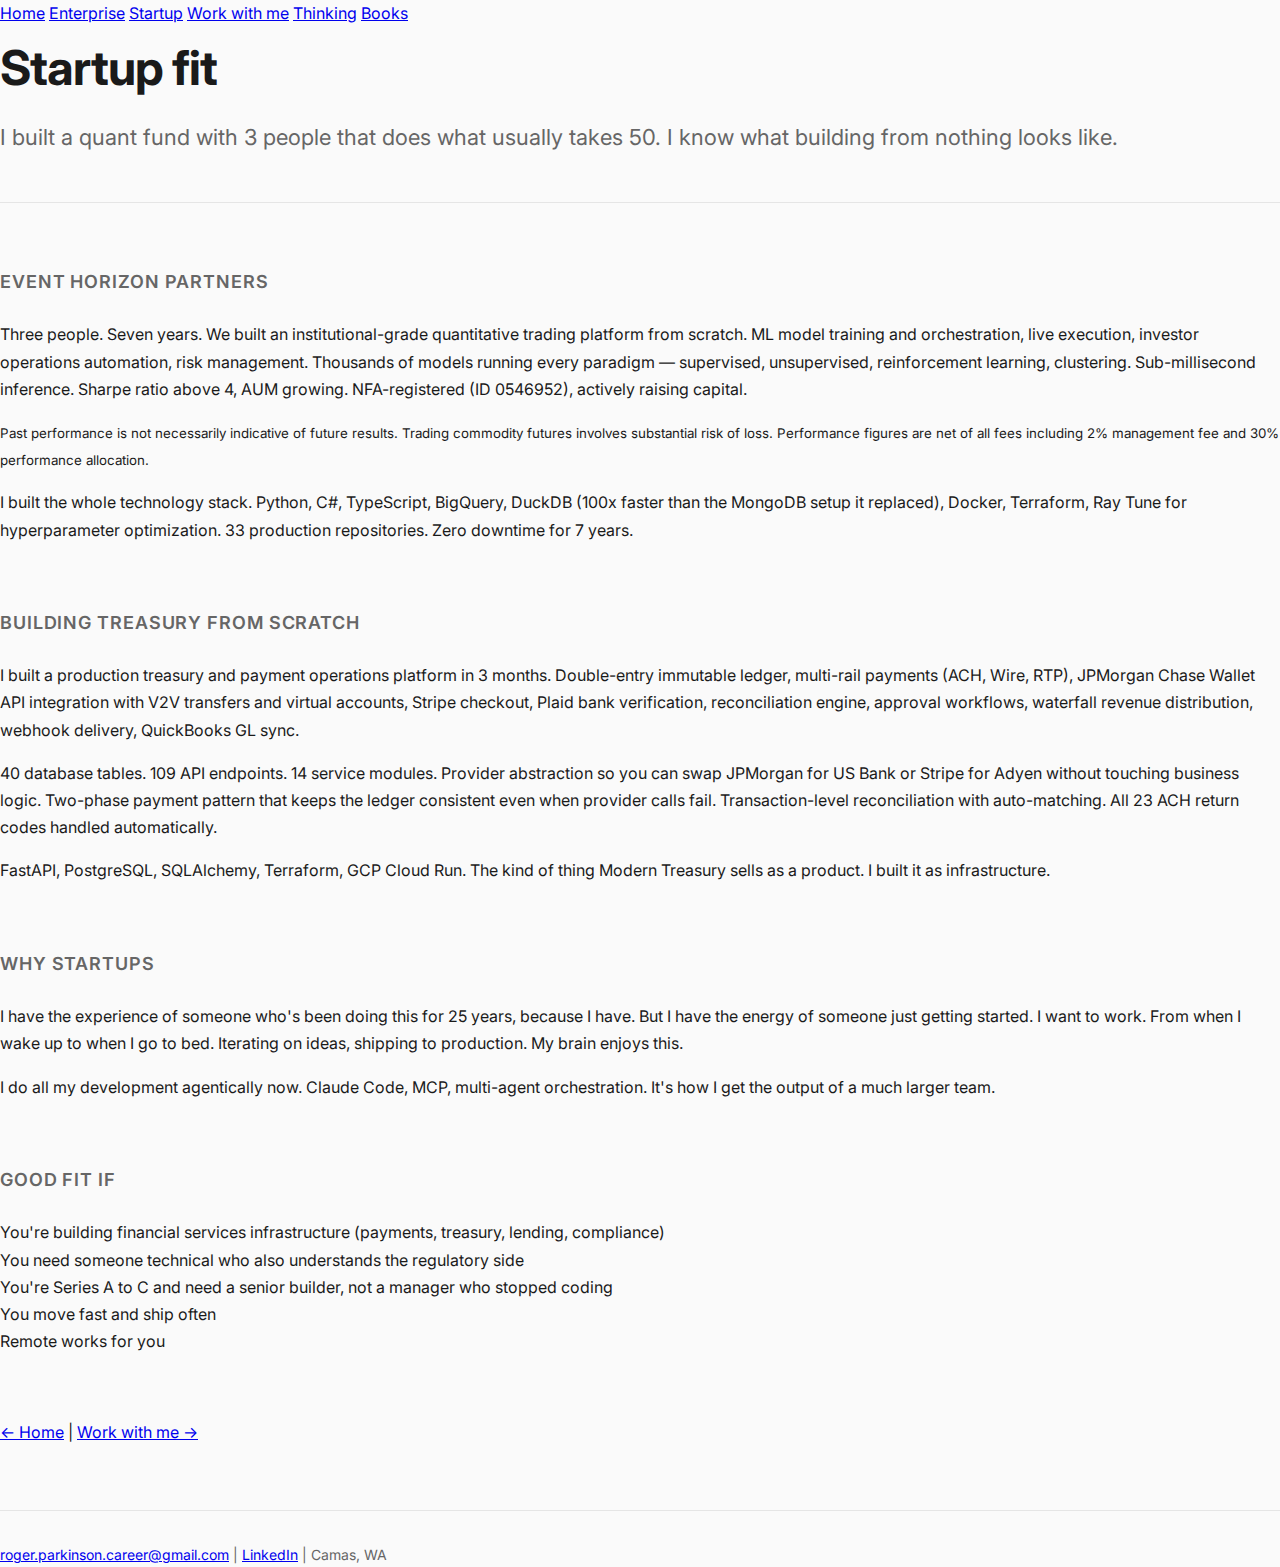
<file: startup.html>
<!DOCTYPE html>
<html lang="en">
<head>
    <meta charset="UTF-8">
    <meta name="viewport" content="width=device-width, initial-scale=1.0">
    <title>Startup fit — Roger Parkinson</title>
    <link rel="stylesheet" href="styles.css">
    <link rel="preconnect" href="https://fonts.googleapis.com">
    <link rel="preconnect" href="https://fonts.gstatic.com" crossorigin>
    <link href="https://fonts.googleapis.com/css2?family=Inter:wght@400;500;600;700&display=swap" rel="stylesheet">
</head>
<body>
    <nav>
        <a href="index.html">Home</a>
        <a href="enterprise.html">Enterprise</a>
        <a href="startup.html" class="active">Startup</a>
        <a href="consulting.html">Work with me</a>
        <a href="thinking.html">Thinking</a>
        <a href="books.html">Books</a>
    </nav>

    <main>
        <header class="hero">
            <h1>Startup fit</h1>
            <p class="tagline">I built a quant fund with 3 people that does what usually takes 50. I know what building from nothing looks like.</p>
        </header>

        <section id="ehp">
            <h2>Event Horizon Partners</h2>
            <p>Three people. Seven years. We built an institutional-grade quantitative trading platform from scratch. ML model training and orchestration, live execution, investor operations automation, risk management. Thousands of models running every paradigm — supervised, unsupervised, reinforcement learning, clustering. Sub-millisecond inference. Sharpe ratio above 4, AUM growing. NFA-registered (ID 0546952), actively raising capital.</p>
            <p class="disclosure"><small>Past performance is not necessarily indicative of future results. Trading commodity futures involves substantial risk of loss. Performance figures are net of all fees including 2% management fee and 30% performance allocation.</small></p>
            <p>I built the whole technology stack. Python, C#, TypeScript, BigQuery, DuckDB (100x faster than the MongoDB setup it replaced), Docker, Terraform, Ray Tune for hyperparameter optimization. 33 production repositories. Zero downtime for 7 years.</p>
        </section>

        <section id="treasury">
            <h2>Building treasury from scratch</h2>
            <p>I built a production treasury and payment operations platform in 3 months. Double-entry immutable ledger, multi-rail payments (ACH, Wire, RTP), JPMorgan Chase Wallet API integration with V2V transfers and virtual accounts, Stripe checkout, Plaid bank verification, reconciliation engine, approval workflows, waterfall revenue distribution, webhook delivery, QuickBooks GL sync.</p>
            <p>40 database tables. 109 API endpoints. 14 service modules. Provider abstraction so you can swap JPMorgan for US Bank or Stripe for Adyen without touching business logic. Two-phase payment pattern that keeps the ledger consistent even when provider calls fail. Transaction-level reconciliation with auto-matching. All 23 ACH return codes handled automatically.</p>
            <p>FastAPI, PostgreSQL, SQLAlchemy, Terraform, GCP Cloud Run. The kind of thing Modern Treasury sells as a product. I built it as infrastructure.</p>
        </section>

        <section id="why">
            <h2>Why startups</h2>
            <p>I have the experience of someone who's been doing this for 25 years, because I have. But I have the energy of someone just getting started. I want to work. From when I wake up to when I go to bed. Iterating on ideas, shipping to production. My brain enjoys this.</p>
            <p>I do all my development agentically now. Claude Code, MCP, multi-agent orchestration. It's how I get the output of a much larger team.</p>
        </section>

        <section id="fit">
            <h2>Good fit if</h2>
            <ul>
                <li>You're building financial services infrastructure (payments, treasury, lending, compliance)</li>
                <li>You need someone technical who also understands the regulatory side</li>
                <li>You're Series A to C and need a senior builder, not a manager who stopped coding</li>
                <li>You move fast and ship often</li>
                <li>Remote works for you</li>
            </ul>
        </section>

        <section id="nav-bottom">
            <p><a href="index.html">&larr; Home</a> | <a href="consulting.html">Work with me &rarr;</a></p>
        </section>
    </main>

    <footer>
        <p>
            <a href="mailto:roger.parkinson.career@gmail.com">roger.parkinson.career@gmail.com</a> |
            <a href="https://linkedin.com/in/roger-parkinson">LinkedIn</a> |
            Camas, WA
        </p>
    </footer>
</body>
</html>
</file>
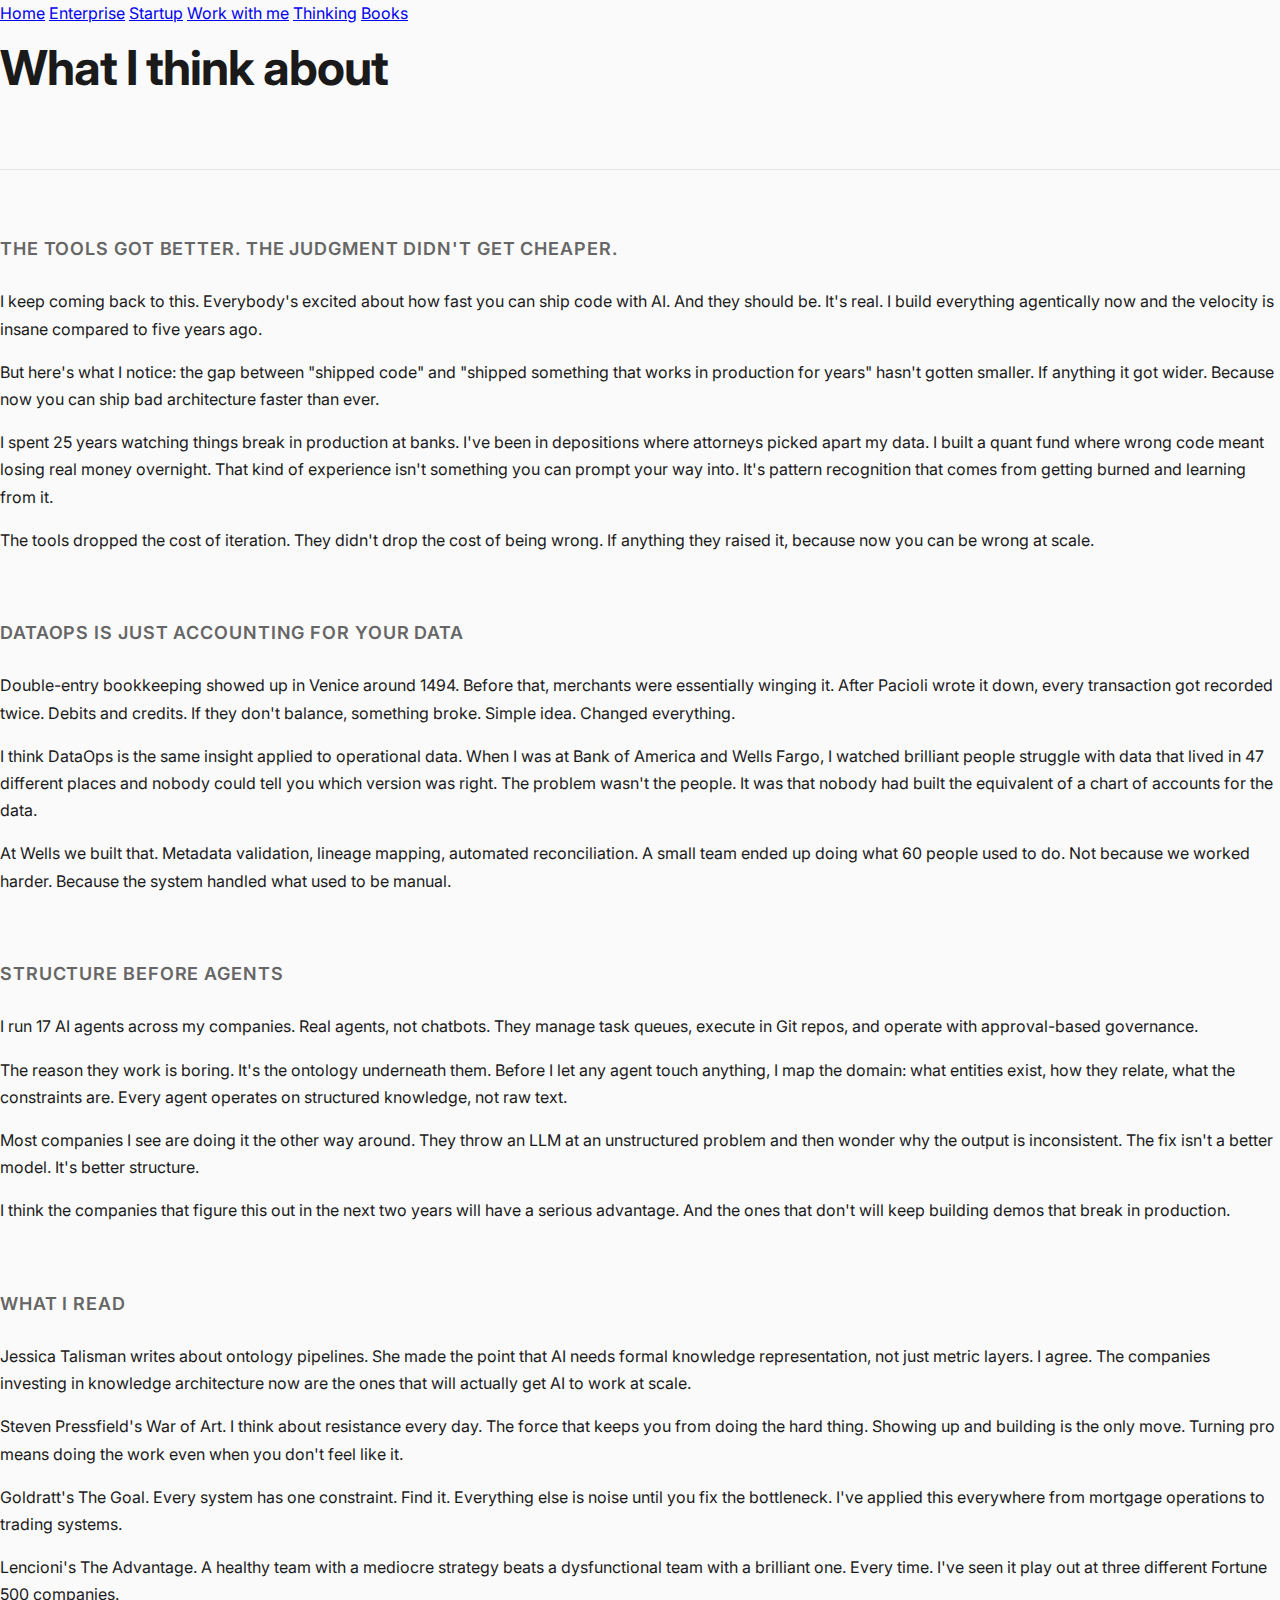
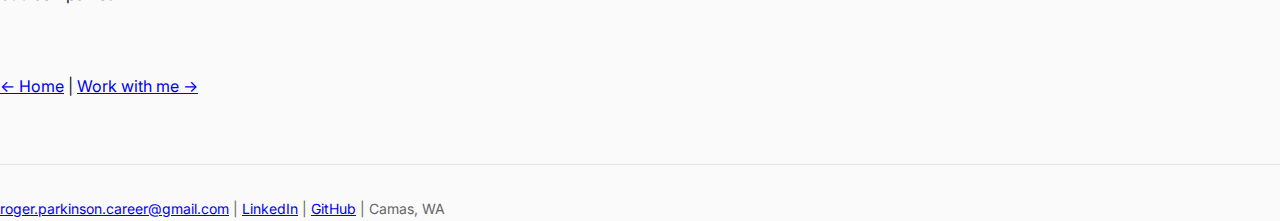
<file: thinking.html>
<!DOCTYPE html>
<html lang="en">
<head>
    <meta charset="UTF-8">
    <meta name="viewport" content="width=device-width, initial-scale=1.0">
    <meta name="description" content="Roger Parkinson — thoughts on agentic engineering, DataOps, ontologies, and building systems that last.">
    <title>What I think about — Roger Parkinson</title>
    <link rel="stylesheet" href="styles.css">
    <link rel="preconnect" href="https://fonts.googleapis.com">
    <link rel="preconnect" href="https://fonts.gstatic.com" crossorigin>
    <link href="https://fonts.googleapis.com/css2?family=Inter:wght@400;500;600;700&display=swap" rel="stylesheet">
</head>
<body>
    <nav>
        <a href="index.html">Home</a>
        <a href="enterprise.html">Enterprise</a>
        <a href="startup.html">Startup</a>
        <a href="consulting.html">Work with me</a>
        <a href="thinking.html" class="active">Thinking</a>
        <a href="books.html">Books</a>
    </nav>

    <main>
        <header class="hero">
            <h1>What I think about</h1>
        </header>

        <section>
            <h2>The tools got better. The judgment didn't get cheaper.</h2>
            <p>I keep coming back to this. Everybody's excited about how fast you can ship code with AI. And they should be. It's real. I build everything agentically now and the velocity is insane compared to five years ago.</p>
            <p>But here's what I notice: the gap between "shipped code" and "shipped something that works in production for years" hasn't gotten smaller. If anything it got wider. Because now you can ship bad architecture faster than ever.</p>
            <p>I spent 25 years watching things break in production at banks. I've been in depositions where attorneys picked apart my data. I built a quant fund where wrong code meant losing real money overnight. That kind of experience isn't something you can prompt your way into. It's pattern recognition that comes from getting burned and learning from it.</p>
            <p>The tools dropped the cost of iteration. They didn't drop the cost of being wrong. If anything they raised it, because now you can be wrong at scale.</p>
        </section>

        <section>
            <h2>DataOps is just accounting for your data</h2>
            <p>Double-entry bookkeeping showed up in Venice around 1494. Before that, merchants were essentially winging it. After Pacioli wrote it down, every transaction got recorded twice. Debits and credits. If they don't balance, something broke. Simple idea. Changed everything.</p>
            <p>I think DataOps is the same insight applied to operational data. When I was at Bank of America and Wells Fargo, I watched brilliant people struggle with data that lived in 47 different places and nobody could tell you which version was right. The problem wasn't the people. It was that nobody had built the equivalent of a chart of accounts for the data.</p>
            <p>At Wells we built that. Metadata validation, lineage mapping, automated reconciliation. A small team ended up doing what 60 people used to do. Not because we worked harder. Because the system handled what used to be manual.</p>
        </section>

        <section>
            <h2>Structure before agents</h2>
            <p>I run 17 AI agents across my companies. Real agents, not chatbots. They manage task queues, execute in Git repos, and operate with approval-based governance.</p>
            <p>The reason they work is boring. It's the ontology underneath them. Before I let any agent touch anything, I map the domain: what entities exist, how they relate, what the constraints are. Every agent operates on structured knowledge, not raw text.</p>
            <p>Most companies I see are doing it the other way around. They throw an LLM at an unstructured problem and then wonder why the output is inconsistent. The fix isn't a better model. It's better structure.</p>
            <p>I think the companies that figure this out in the next two years will have a serious advantage. And the ones that don't will keep building demos that break in production.</p>
        </section>

        <section>
            <h2>What I read</h2>
            <p>Jessica Talisman writes about ontology pipelines. She made the point that AI needs formal knowledge representation, not just metric layers. I agree. The companies investing in knowledge architecture now are the ones that will actually get AI to work at scale.</p>
            <p>Steven Pressfield's War of Art. I think about resistance every day. The force that keeps you from doing the hard thing. Showing up and building is the only move. Turning pro means doing the work even when you don't feel like it.</p>
            <p>Goldratt's The Goal. Every system has one constraint. Find it. Everything else is noise until you fix the bottleneck. I've applied this everywhere from mortgage operations to trading systems.</p>
            <p>Lencioni's The Advantage. A healthy team with a mediocre strategy beats a dysfunctional team with a brilliant one. Every time. I've seen it play out at three different Fortune 500 companies.</p>
        </section>

        <section id="nav-bottom">
            <p><a href="index.html">&larr; Home</a> | <a href="consulting.html">Work with me &rarr;</a></p>
        </section>
    </main>

    <footer>
        <p>
            <a href="mailto:roger.parkinson.career@gmail.com">roger.parkinson.career@gmail.com</a> |
            <a href="https://linkedin.com/in/roger-parkinson">LinkedIn</a> |
            <a href="https://github.com/Roger-Parkinson-EHP">GitHub</a> |
            Camas, WA
        </p>
    </footer>
</body>
</html>
</file>
<file: styles.css>
/* Reset and base */
*, *::before, *::after {
    margin: 0;
    padding: 0;
    box-sizing: border-box;
}

:root {
    --color-bg: #fafafa;
    --color-text: #1a1a1a;
    --color-text-secondary: #666;
    --color-accent: #0066cc;
    --color-accent-hover: #0052a3;
    --color-border: #e5e5e5;
    --color-card-bg: #ffffff;
    --font-main: 'Inter', -apple-system, BlinkMacSystemFont, 'Segoe UI', Roboto, sans-serif;
    --max-width: 720px;
    --spacing-unit: 1rem;
}

html {
    font-size: 16px;
    scroll-behavior: smooth;
}

body {
    font-family: var(--font-main);
    line-height: 1.7;
    color: var(--color-text);
    background-color: var(--color-bg);
    -webkit-font-smoothing: antialiased;
    -moz-osx-font-smoothing: grayscale;
}

/* Container */
.container {
    max-width: var(--max-width);
    margin: 0 auto;
    padding: calc(var(--spacing-unit) * 4) calc(var(--spacing-unit) * 2);
}

/* Header */
header {
    margin-bottom: calc(var(--spacing-unit) * 4);
    padding-bottom: calc(var(--spacing-unit) * 3);
    border-bottom: 1px solid var(--color-border);
}

h1 {
    font-size: 2.5rem;
    font-weight: 700;
    letter-spacing: -0.02em;
    margin-bottom: calc(var(--spacing-unit) * 0.75);
    color: var(--color-text);
}

.tagline {
    font-size: 1.25rem;
    color: var(--color-text-secondary);
    line-height: 1.5;
}

/* Sections */
section {
    margin-bottom: calc(var(--spacing-unit) * 4);
}

h2 {
    font-size: 1.125rem;
    font-weight: 600;
    text-transform: uppercase;
    letter-spacing: 0.05em;
    color: var(--color-text-secondary);
    margin-bottom: calc(var(--spacing-unit) * 1.5);
}

section p {
    margin-bottom: var(--spacing-unit);
    color: var(--color-text);
}

section p:last-child {
    margin-bottom: 0;
}

strong {
    font-weight: 600;
    color: var(--color-text);
}

/* Capabilities grid */
.capabilities-grid {
    display: grid;
    gap: calc(var(--spacing-unit) * 2);
}

.capability {
    background: var(--color-card-bg);
    border: 1px solid var(--color-border);
    border-radius: 8px;
    padding: calc(var(--spacing-unit) * 1.5);
}

.capability h3 {
    font-size: 1rem;
    font-weight: 600;
    margin-bottom: calc(var(--spacing-unit) * 0.5);
    color: var(--color-text);
}

.capability p {
    font-size: 0.9375rem;
    color: var(--color-text-secondary);
    margin-bottom: 0;
}

/* Reading list */
.section-intro {
    margin-bottom: calc(var(--spacing-unit) * 1.5);
    color: var(--color-text-secondary);
}

.reading-list {
    list-style: none;
}

.reading-list li {
    padding: calc(var(--spacing-unit) * 0.75) 0;
    border-bottom: 1px solid var(--color-border);
}

.reading-list li:last-child {
    border-bottom: none;
}

.reading-list a {
    color: var(--color-accent);
    text-decoration: none;
    font-weight: 500;
    transition: color 0.15s ease;
}

.reading-list a:hover {
    color: var(--color-accent-hover);
    text-decoration: underline;
}

.source {
    display: block;
    font-size: 0.875rem;
    color: var(--color-text-secondary);
    margin-top: 0.25rem;
}

/* Contact */
#contact p {
    margin-bottom: calc(var(--spacing-unit) * 1.5);
}

.contact-links {
    display: flex;
    flex-wrap: wrap;
    gap: var(--spacing-unit);
}

.contact-link {
    display: inline-block;
    padding: calc(var(--spacing-unit) * 0.75) calc(var(--spacing-unit) * 1.5);
    border-radius: 6px;
    text-decoration: none;
    font-weight: 500;
    font-size: 0.9375rem;
    transition: all 0.15s ease;
}

.contact-link.email {
    background: var(--color-accent);
    color: white;
}

.contact-link.email:hover {
    background: var(--color-accent-hover);
}

.contact-link.linkedin {
    background: var(--color-card-bg);
    color: var(--color-accent);
    border: 1px solid var(--color-border);
}

.contact-link.linkedin:hover {
    border-color: var(--color-accent);
    background: #f5f9ff;
}

/* Footer */
footer {
    margin-top: calc(var(--spacing-unit) * 4);
    padding-top: calc(var(--spacing-unit) * 2);
    border-top: 1px solid var(--color-border);
}

footer p {
    font-size: 0.875rem;
    color: var(--color-text-secondary);
}

/* Responsive */
@media (min-width: 640px) {
    .container {
        padding: calc(var(--spacing-unit) * 6) calc(var(--spacing-unit) * 2);
    }

    h1 {
        font-size: 3rem;
    }

    .tagline {
        font-size: 1.375rem;
    }
}

/* Dark mode support */
@media (prefers-color-scheme: dark) {
    :root {
        --color-bg: #0a0a0a;
        --color-text: #ededed;
        --color-text-secondary: #a0a0a0;
        --color-accent: #4d9fff;
        --color-accent-hover: #7ab8ff;
        --color-border: #2a2a2a;
        --color-card-bg: #141414;
    }

    .contact-link.linkedin:hover {
        background: #1a2533;
    }
}
</file>
